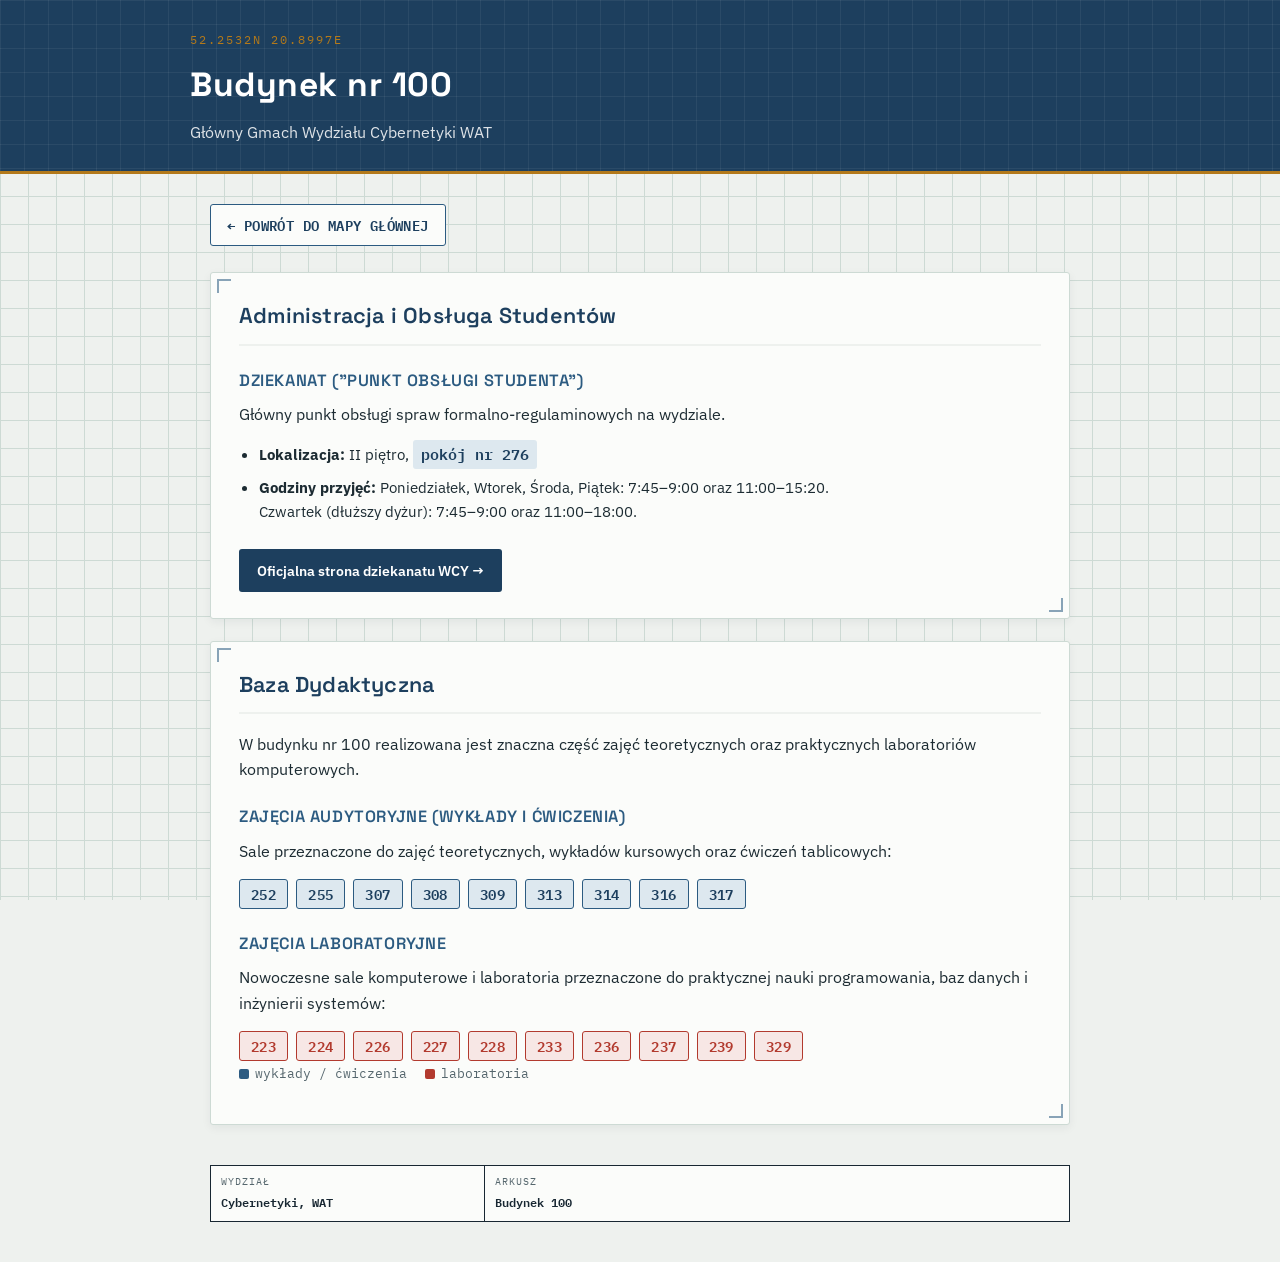
<file: budynek100.html>
<!DOCTYPE html>
<html lang="pl">
<head>
    <meta charset="UTF-8">
    <meta name="viewport" content="width=device-width, initial-scale=1.0">
    <meta name="description" content="Dziekanat, sale wykładowe i laboratoria budynku nr 100 — głównego gmachu Wydziału Cybernetyki WAT.">
    <title>Budynek 100 - Wydział Cybernetyki WAT</title>
    <link rel="icon" href="data:image/svg+xml,%3Csvg xmlns='http://www.w3.org/2000/svg' viewBox='0 0 32 32'%3E%3Crect width='32' height='32' fill='%231d3f5e'/%3E%3Cpath d='M4 4h24v24H4z' fill='none' stroke='%23b3791a' stroke-width='2'/%3E%3Cpath d='M4 16h24M16 4v24' stroke='%23b3791a' stroke-width='1'/%3E%3C/svg%3E">
    <link rel="stylesheet" href="style.css">
</head>
<body>

<a href="#main" class="skip-link">Przejdź do treści</a>

<header class="site-header">
    <div class="header-inner">
        <span class="eyebrow">52.2532N 20.8997E</span>
        <h1>Budynek nr 100</h1>
        <p>Główny Gmach Wydziału Cybernetyki WAT</p>
    </div>
</header>

<main id="main" class="container">
    <nav class="back-nav" aria-label="Nawigacja wsteczna">
        <a href="index.html" class="back-btn">← Powrót do mapy głównej</a>
    </nav>

    <div class="card">
        <h2>Administracja i Obsługa Studentów</h2>

        <h3>Dziekanat ("Punkt obsługi studenta")</h3>
        <p>Główny punkt obsługi spraw formalno-regulaminowych na wydziale.</p>
        <ul>
            <li><strong>Lokalizacja:</strong> II piętro, <span class="highlight">pokój nr 276</span></li>
            <li><strong>Godziny przyjęć:</strong> Poniedziałek, Wtorek, Środa, Piątek: 7:45–9:00 oraz 11:00–15:20.<br>Czwartek (dłuższy dyżur): 7:45–9:00 oraz 11:00–18:00.</li>
        </ul>
        <a href="https://www.wcy.wat.edu.pl/pl/wydzial/ksztalcenie/informacje-studenci/dziekanat" target="_blank" rel="noopener noreferrer" class="external-btn">Oficjalna strona dziekanatu WCY →</a>
    </div>

    <div class="card">
        <h2>Baza Dydaktyczna</h2>
        <p>W budynku nr 100 realizowana jest znaczna część zajęć teoretycznych oraz praktycznych laboratoriów komputerowych.</p>

        <h3>Zajęcia audytoryjne (wykłady i ćwiczenia)</h3>
        <p>Sale przeznaczone do zajęć teoretycznych, wykładów kursowych oraz ćwiczeń tablicowych:</p>
        <div class="room-grid">
            <span class="room-tag lecture">252</span>
            <span class="room-tag lecture">255</span>
            <span class="room-tag lecture">307</span>
            <span class="room-tag lecture">308</span>
            <span class="room-tag lecture">309</span>
            <span class="room-tag lecture">313</span>
            <span class="room-tag lecture">314</span>
            <span class="room-tag lecture">316</span>
            <span class="room-tag lecture">317</span>
        </div>

        <h3>Zajęcia laboratoryjne</h3>
        <p>Nowoczesne sale komputerowe i laboratoria przeznaczone do praktycznej nauki programowania, baz danych i inżynierii systemów:</p>
        <div class="room-grid">
            <span class="room-tag lab">223</span>
            <span class="room-tag lab">224</span>
            <span class="room-tag lab">226</span>
            <span class="room-tag lab">227</span>
            <span class="room-tag lab">228</span>
            <span class="room-tag lab">233</span>
            <span class="room-tag lab">236</span>
            <span class="room-tag lab">237</span>
            <span class="room-tag lab">239</span>
            <span class="room-tag lab">329</span>
        </div>
        <p class="room-legend">
            <span><span class="swatch lecture" aria-hidden="true"></span>wykłady / ćwiczenia</span>
            <span><span class="swatch lab" aria-hidden="true"></span>laboratoria</span>
        </p>
    </div>
</main>

<footer class="title-block">
    <div class="tb-grid">
        <div class="tb-cell"><span class="tb-label">Wydział</span><span class="tb-value">Cybernetyki, WAT</span></div>
        <div class="tb-cell"><span class="tb-label">Arkusz</span><span class="tb-value">Budynek 100</span></div>
    </div>
</footer>

</body>
</html>
</file>
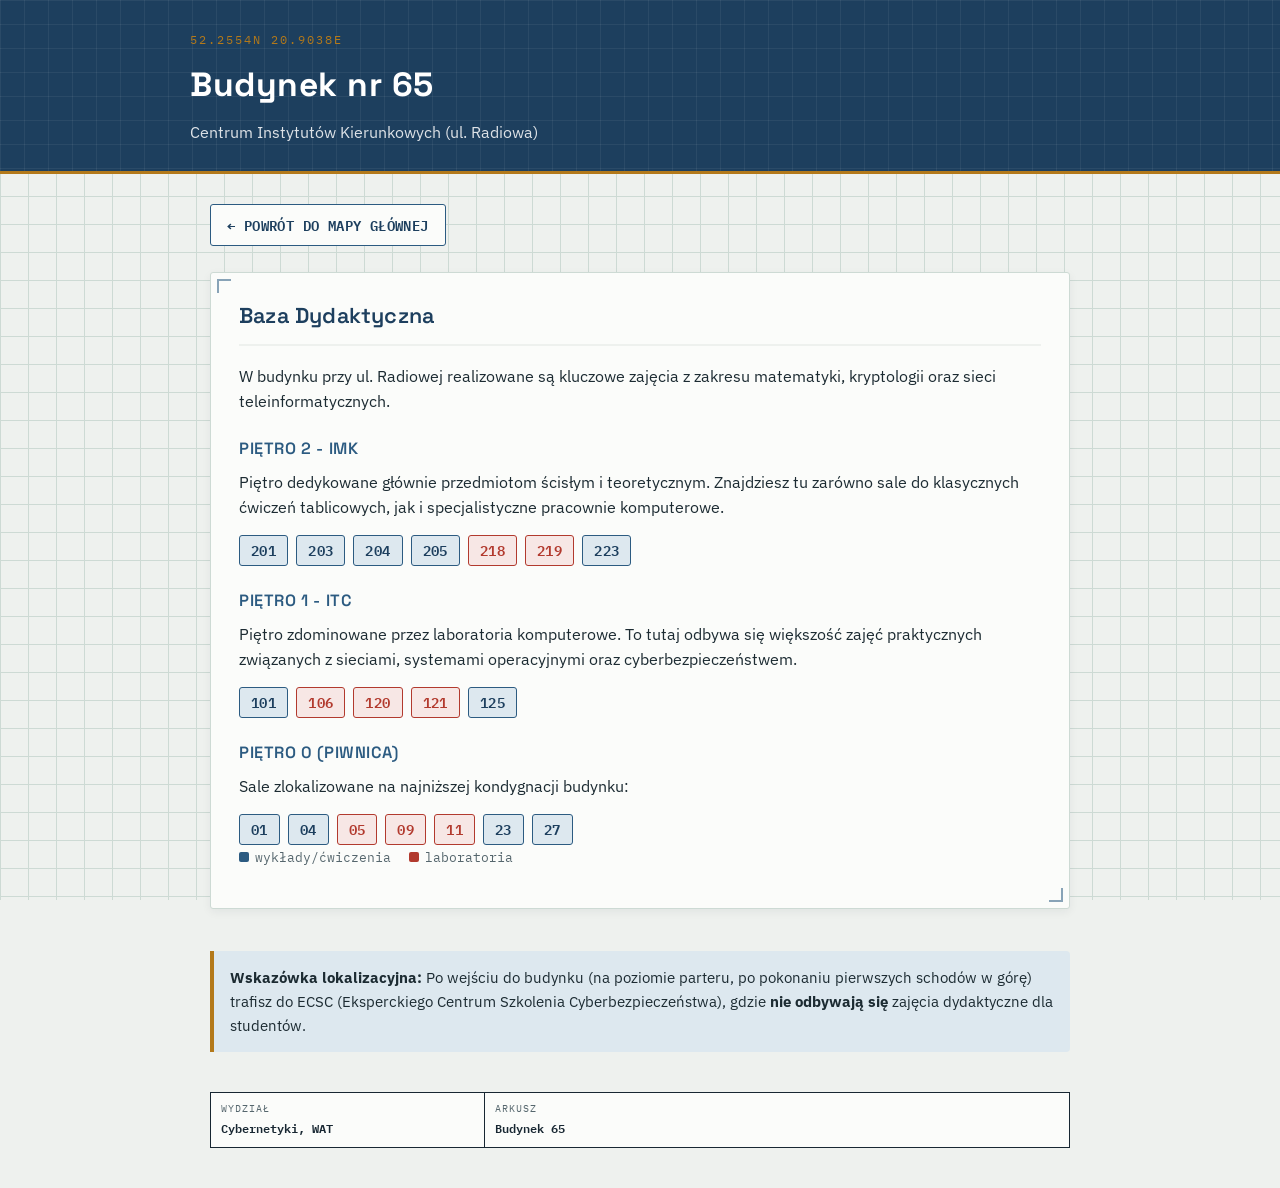
<file: budynek65.html>
<!DOCTYPE html>
<html lang="pl">
<head>
    <meta charset="UTF-8">
    <meta name="viewport" content="width=device-width, initial-scale=1.0">
    <meta name="description" content="Sale wykładowe i laboratoryjne budynku nr 65 (ul. Radiowa) — Wydział Cybernetyki WAT.">
    <title>Budynek 65 - Wydział Cybernetyki WAT</title>
    <link rel="icon" href="data:image/svg+xml,%3Csvg xmlns='http://www.w3.org/2000/svg' viewBox='0 0 32 32'%3E%3Crect width='32' height='32' fill='%231d3f5e'/%3E%3Cpath d='M4 4h24v24H4z' fill='none' stroke='%23b3791a' stroke-width='2'/%3E%3Cpath d='M4 16h24M16 4v24' stroke='%23b3791a' stroke-width='1'/%3E%3C/svg%3E">
    <link rel="stylesheet" href="style.css">
</head>
<body>

<a href="#main" class="skip-link">Przejdź do treści</a>

<header class="site-header">
    <div class="header-inner">
        <span class="eyebrow">52.2554N 20.9038E</span>
        <h1>Budynek nr 65</h1>
        <p>Centrum Instytutów Kierunkowych (ul. Radiowa)</p>
    </div>
</header>

<main id="main" class="container">
    <nav class="back-nav" aria-label="Nawigacja wsteczna">
        <a href="index.html" class="back-btn">← Powrót do mapy głównej</a>
    </nav>

    <div class="card">
        <h2>Baza Dydaktyczna</h2>
        <p>W budynku przy ul. Radiowej realizowane są kluczowe zajęcia z zakresu matematyki, kryptologii oraz sieci teleinformatycznych.</p>

        <h3>Piętro 2 - IMK</h3>
        <p>Piętro dedykowane głównie przedmiotom ścisłym i teoretycznym. Znajdziesz tu zarówno sale do klasycznych ćwiczeń tablicowych, jak i specjalistyczne pracownie komputerowe.</p>
        <div class="room-grid">
            <span class="room-tag lecture">201</span>
            <span class="room-tag lecture">203</span>
            <span class="room-tag lecture">204</span>
            <span class="room-tag lecture">205</span>
            <span class="room-tag lab">218</span>
            <span class="room-tag lab">219</span>
            <span class="room-tag lecture">223</span>
        </div>
        
        <h3>Piętro 1 - ITC</h3>
        <p>Piętro zdominowane przez laboratoria komputerowe. To tutaj odbywa się większość zajęć praktycznych związanych z sieciami, systemami operacyjnymi oraz cyberbezpieczeństwem.</p>
        <div class="room-grid">
            <span class="room-tag lecture">101</span>
            <span class="room-tag lab">106</span>
            <span class="room-tag lab">120</span>
            <span class="room-tag lab">121</span>
            <span class="room-tag lecture">125</span>
        </div>

        <h3>Piętro 0 (Piwnica)</h3>
        <p>Sale zlokalizowane na najniższej kondygnacji budynku:</p>
        <div class="room-grid">
            <span class="room-tag lecture">01</span>
            <span class="room-tag lecture">04</span>
            <span class="room-tag lab">05</span>
            <span class="room-tag lab">09</span>
            <span class="room-tag lab">11</span>
            <span class="room-tag lecture">23</span>
            <span class="room-tag lecture">27</span>
        </div>

        <p class="room-legend">
            <span><span class="swatch lecture" aria-hidden="true"></span>wykłady/ćwiczenia</span>
            <span><span class="swatch lab" aria-hidden="true"></span>laboratoria</span>
        </p>
    </div>
    <div class="info-box">
        <strong>Wskazówka lokalizacyjna:</strong> Po wejściu do budynku (na poziomie parteru, po pokonaniu pierwszych schodów w górę) trafisz do ECSC (Eksperckiego Centrum Szkolenia Cyberbezpieczeństwa), gdzie <strong>nie odbywają się</strong> zajęcia dydaktyczne dla studentów.
    </div>
</main>

<footer class="title-block">
    <div class="tb-grid">
        <div class="tb-cell"><span class="tb-label">Wydział</span><span class="tb-value">Cybernetyki, WAT</span></div>
        <div class="tb-cell"><span class="tb-label">Arkusz</span><span class="tb-value">Budynek 65</span></div>
    </div>
</footer>

</body>
</html>
</file>
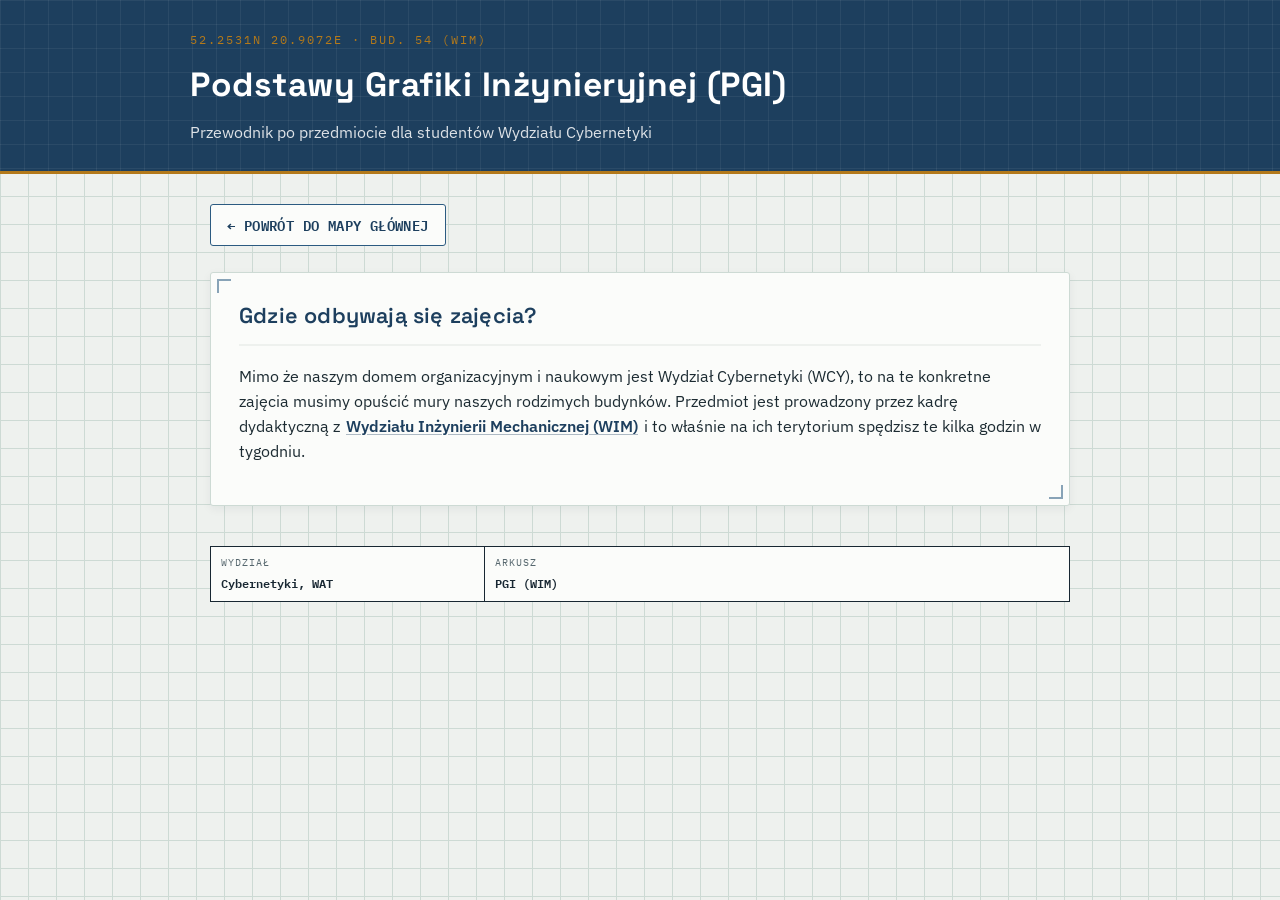
<file: pgi.html>
<!DOCTYPE html>
<html lang="pl">
<head>
    <meta charset="UTF-8">
    <meta name="viewport" content="width=device-width, initial-scale=1.0">
    <meta name="description" content="Gdzie odbywają się zajęcia z Podstaw Grafiki Inżynieryjnej (PGI) dla studentów Wydziału Cybernetyki WAT.">
    <title>Podstawy Grafiki Inżynieryjnej (PGI) - WIM WAT</title>
    <link rel="icon" href="data:image/svg+xml,%3Csvg xmlns='http://www.w3.org/2000/svg' viewBox='0 0 32 32'%3E%3Crect width='32' height='32' fill='%231d3f5e'/%3E%3Cpath d='M4 4h24v24H4z' fill='none' stroke='%23b3791a' stroke-width='2'/%3E%3Cpath d='M4 16h24M16 4v24' stroke='%23b3791a' stroke-width='1'/%3E%3C/svg%3E">
    <link rel="stylesheet" href="style.css">
</head>
<body>

<a href="#main" class="skip-link">Przejdź do treści</a>

<header class="site-header">
    <div class="header-inner">
        <span class="eyebrow">52.2531N 20.9072E · Bud. 54 (WIM)</span>
        <h1>Podstawy Grafiki Inżynieryjnej (PGI)</h1>
        <p>Przewodnik po przedmiocie dla studentów Wydziału Cybernetyki</p>
    </div>
</header>

<main id="main" class="container">
    <nav class="back-nav" aria-label="Nawigacja wsteczna">
        <a href="index.html" class="back-btn">← Powrót do mapy głównej</a>
    </nav>

    <div class="card">
        <h2>Gdzie odbywają się zajęcia?</h2>
        <p>
            Mimo że naszym domem organizacyjnym i naukowym jest Wydział Cybernetyki (WCY), to na te konkretne zajęcia musimy opuścić mury naszych rodzimych budynków.
            Przedmiot jest prowadzony przez kadrę dydaktyczną z <a href="https://www.wim.wat.edu.pl/" target="_blank" rel="noopener noreferrer">Wydziału Inżynierii Mechanicznej (WIM)</a> i to właśnie na ich terytorium spędzisz te kilka godzin w tygodniu.
        </p>
    </div>
</main>

<footer class="title-block">
    <div class="tb-grid">
        <div class="tb-cell"><span class="tb-label">Wydział</span><span class="tb-value">Cybernetyki, WAT</span></div>
        <div class="tb-cell"><span class="tb-label">Arkusz</span><span class="tb-value">PGI (WIM)</span></div>
    </div>
</footer>

</body>
</html>
</file>
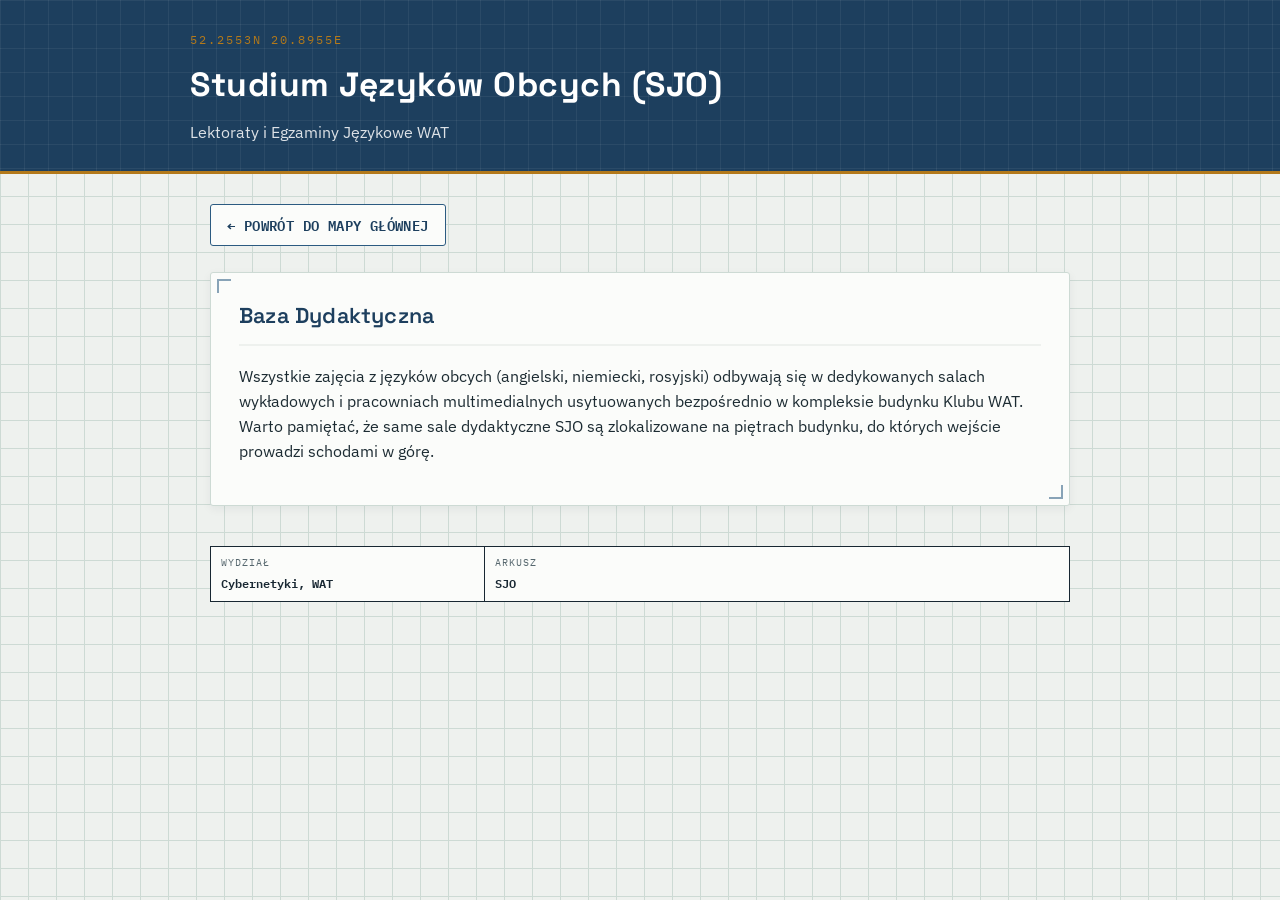
<file: sjo.html>
<!DOCTYPE html>
<html lang="pl">
<head>
    <meta charset="UTF-8">
    <meta name="viewport" content="width=device-width, initial-scale=1.0">
    <meta name="description" content="Lektoraty i egzaminy językowe — Studium Języków Obcych WAT, informacje dla studentów Wydziału Cybernetyki.">
    <title>Studium Języków Obcych (SJO) - WAT</title>
    <link rel="icon" href="data:image/svg+xml,%3Csvg xmlns='http://www.w3.org/2000/svg' viewBox='0 0 32 32'%3E%3Crect width='32' height='32' fill='%231d3f5e'/%3E%3Cpath d='M4 4h24v24H4z' fill='none' stroke='%23b3791a' stroke-width='2'/%3E%3Cpath d='M4 16h24M16 4v24' stroke='%23b3791a' stroke-width='1'/%3E%3C/svg%3E">
    <link rel="stylesheet" href="style.css">
</head>
<body>

<a href="#main" class="skip-link">Przejdź do treści</a>

<header class="site-header">
    <div class="header-inner">
        <span class="eyebrow">52.2553N 20.8955E</span>
        <h1>Studium Języków Obcych (SJO)</h1>
        <p>Lektoraty i Egzaminy Językowe WAT</p>
    </div>
</header>

<main id="main" class="container">
    <nav class="back-nav" aria-label="Nawigacja wsteczna">
        <a href="index.html" class="back-btn">← Powrót do mapy głównej</a>
    </nav>

    <div class="card">
        <h2>Baza Dydaktyczna</h2>
        <p>
            Wszystkie zajęcia z języków obcych (angielski, niemiecki, rosyjski) odbywają się w dedykowanych salach wykładowych i pracowniach multimedialnych usytuowanych bezpośrednio w kompleksie budynku Klubu WAT.
            Warto pamiętać, że same sale dydaktyczne SJO są zlokalizowane na piętrach budynku, do których wejście prowadzi schodami w górę.
        </p>
    </div>
</main>

<footer class="title-block">
    <div class="tb-grid">
        <div class="tb-cell"><span class="tb-label">Wydział</span><span class="tb-value">Cybernetyki, WAT</span></div>
        <div class="tb-cell"><span class="tb-label">Arkusz</span><span class="tb-value">SJO</span></div>
    </div>
</footer>

</body>
</html>
</file>
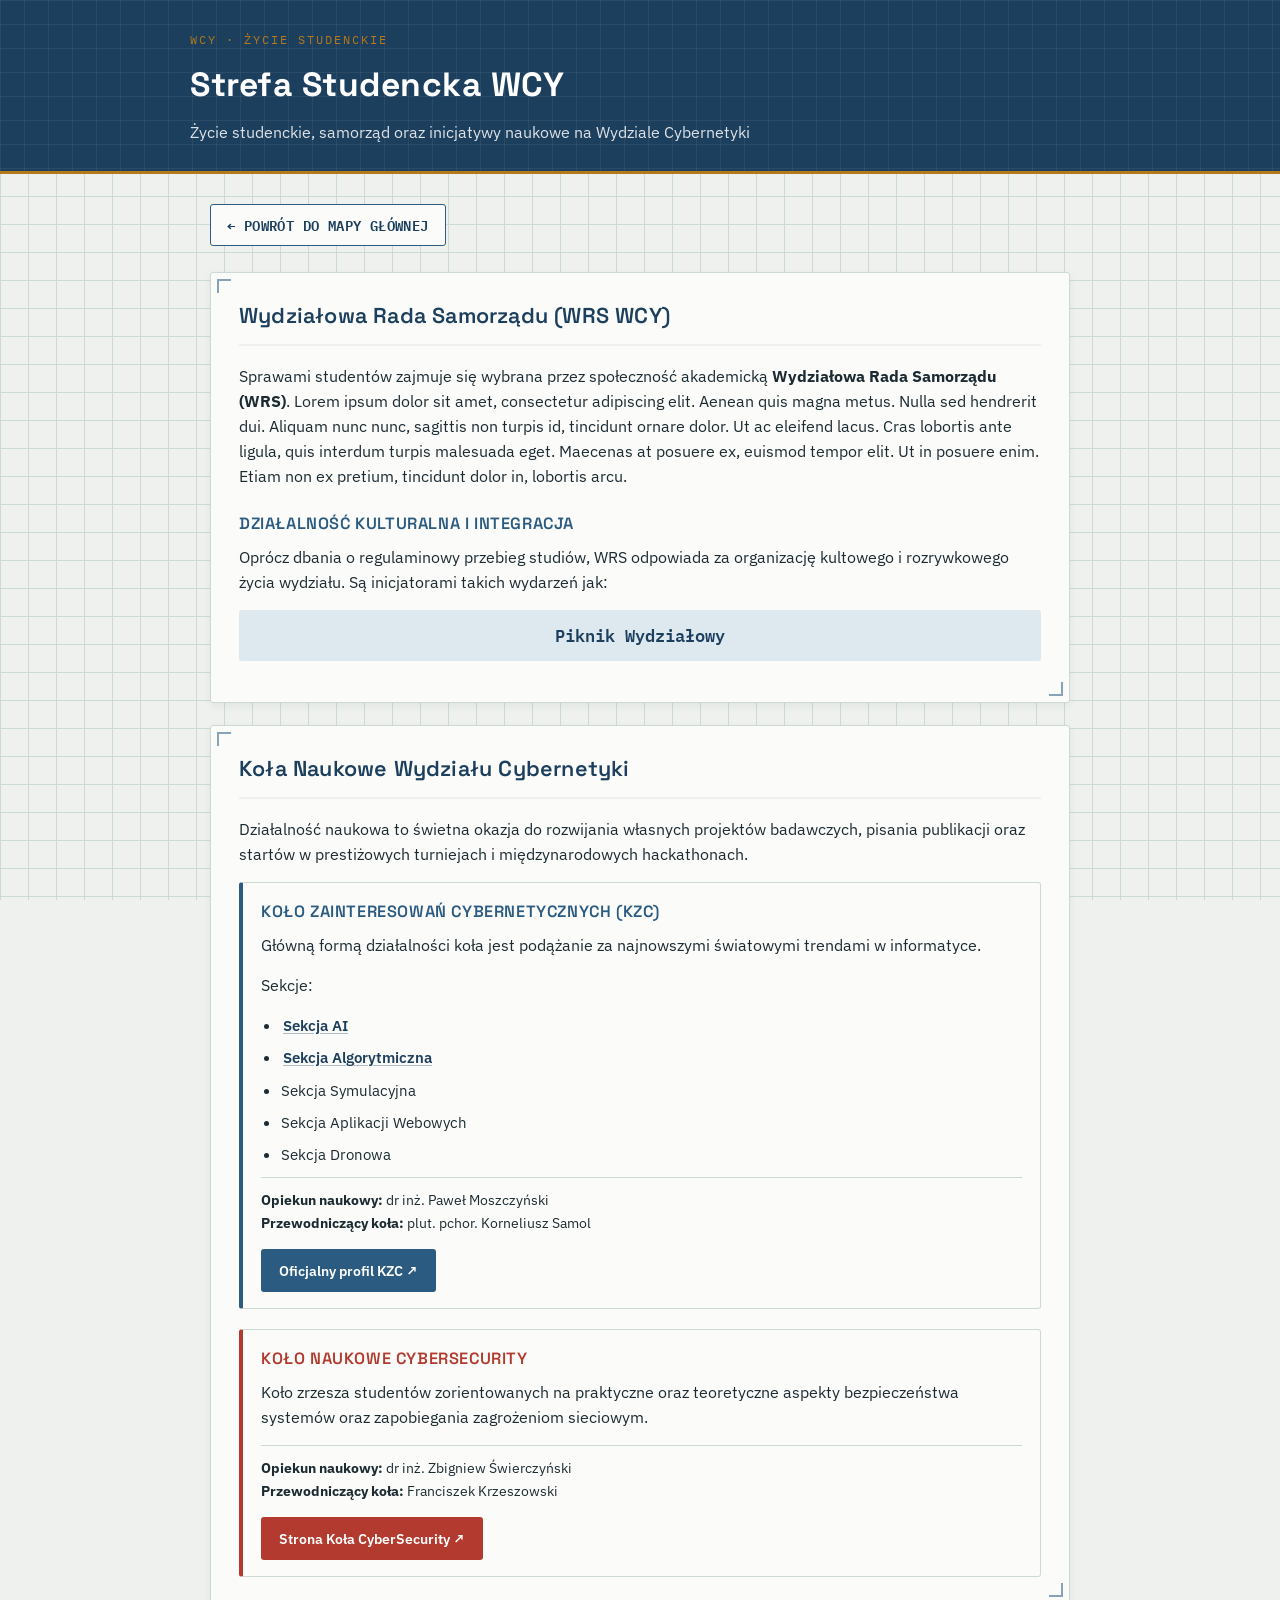
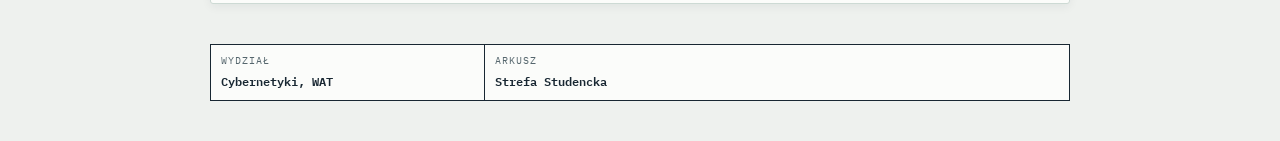
<file: strefa_studencka.html>
<!DOCTYPE html>
<html lang="pl">
<head>
    <meta charset="UTF-8">
    <meta name="viewport" content="width=device-width, initial-scale=1.0">
    <meta name="description" content="Samorząd i koła naukowe Wydziału Cybernetyki WAT — WRS, KZC i Koło Naukowe CyberSecurity.">
    <title>Strefa Studencka - Wydział Cybernetyki WAT</title>
    <link rel="icon" href="data:image/svg+xml,%3Csvg xmlns='http://www.w3.org/2000/svg' viewBox='0 0 32 32'%3E%3Crect width='32' height='32' fill='%231d3f5e'/%3E%3Cpath d='M4 4h24v24H4z' fill='none' stroke='%23b3791a' stroke-width='2'/%3E%3Cpath d='M4 16h24M16 4v24' stroke='%23b3791a' stroke-width='1'/%3E%3C/svg%3E">
    <link rel="stylesheet" href="style.css">
</head>
<body>

<a href="#main" class="skip-link">Przejdź do treści</a>

<header class="site-header">
    <div class="header-inner">
        <span class="eyebrow">WCY · Życie studenckie</span>
        <h1>Strefa Studencka WCY</h1>
        <p>Życie studenckie, samorząd oraz inicjatywy naukowe na Wydziale Cybernetyki</p>
    </div>
</header>

<main id="main" class="container">
    <nav class="back-nav" aria-label="Nawigacja wsteczna">
        <a href="index.html" class="back-btn">← Powrót do mapy głównej</a>
    </nav>

    <!-- SEKCJA 1: SAMORZĄD (WRS) -->
    <div class="card">
        <h2>Wydziałowa Rada Samorządu (WRS WCY)</h2>
        <p>Sprawami studentów zajmuje się wybrana przez społeczność akademicką <strong>Wydziałowa Rada Samorządu (WRS)</strong>. Lorem ipsum dolor sit amet, consectetur adipiscing elit. Aenean quis magna metus. Nulla sed hendrerit dui. Aliquam nunc nunc, sagittis non turpis id, tincidunt ornare dolor. Ut ac eleifend lacus. Cras lobortis ante ligula, quis interdum turpis malesuada eget. Maecenas at posuere ex, euismod tempor elit. Ut in posuere enim. Etiam non ex pretium, tincidunt dolor in, lobortis arcu.</p>

        <h3>Działalność kulturalna i integracja</h3>
        <p>Oprócz dbania o regulaminowy przebieg studiów, WRS odpowiada za organizację kultowego i rozrywkowego życia wydziału. Są inicjatorami takich wydarzeń jak:</p>
        <p class="highlight" style="display:block; text-align:center; padding:12px; font-size:1.05rem;">
           Piknik Wydziałowy
        </p>
    </div>

    <!-- SEKCJA 2: KOŁA NAUKOWE -->
    <div class="card">
        <h2>Koła Naukowe Wydziału Cybernetyki</h2>
        <p>Działalność naukowa to świetna okazja do rozwijania własnych projektów badawczych, pisania publikacji oraz startów w prestiżowych turniejach i międzynarodowych hackathonach.</p>

        <!-- KZC -->
        <div class="section-box" style="border-left-color: var(--blueprint-mid);">
            <h3 style="margin-top:0; color: var(--blueprint-mid);">Koło Zainteresowań Cybernetycznych (KZC)</h3>
            <p>Główną formą działalności koła jest podążanie za najnowszymi światowymi trendami w informatyce.</p>
            <p>Sekcje:</p>
            <ul>
                <li><a href="https://www.facebook.com/profile.php?id=61578529514847" target="_blank" rel="noopener noreferrer">Sekcja AI</a></li>
                <li><a href="https://www.facebook.com/profile.php?id=61566485519258" target="_blank" rel="noopener noreferrer">Sekcja Algorytmiczna</a></li>
                <li>Sekcja Symulacyjna</li>
                <li>Sekcja Aplikacji Webowych</li>
                <li>Sekcja Dronowa</li>
            </ul>
            <p style="margin-bottom:0; padding-top:10px; border-top:1px solid var(--paper-line); font-size:0.9rem;">
                <strong>Opiekun naukowy:</strong> dr inż. Paweł Moszczyński<br>
                <strong>Przewodniczący koła:</strong> plut. pchor. Korneliusz Samol
            </p>
            <a href="https://www.facebook.com/KZCWAT" target="_blank" rel="noopener noreferrer" class="external-link-btn" style="background-color: var(--blueprint-mid);">Oficjalny profil KZC ↗</a>
        </div>

        <!-- CYBERSECURITY -->
        <div class="section-box" style="border-left-color: var(--accent-red); margin-top:20px;">
            <h3 style="margin-top:0; color: var(--accent-red);">Koło Naukowe CyberSecurity</h3>
            <p>Koło zrzesza studentów zorientowanych na praktyczne oraz teoretyczne aspekty bezpieczeństwa systemów oraz zapobiegania zagrożeniom sieciowym.</p>

            <p style="margin-bottom:0; padding-top:10px; border-top:1px solid var(--paper-line); font-size:0.9rem;">
                <strong>Opiekun naukowy:</strong> dr inż. Zbigniew Świerczyński<br>
                <strong>Przewodniczący koła:</strong> Franciszek Krzeszowski
            </p>
            <a href="https://kolocybersecurity.pl/" target="_blank" rel="noopener noreferrer" class="external-link-btn" style="background-color: var(--accent-red);">Strona Koła CyberSecurity ↗</a>
        </div>
    </div>
</main>

<footer class="title-block">
    <div class="tb-grid">
        <div class="tb-cell"><span class="tb-label">Wydział</span><span class="tb-value">Cybernetyki, WAT</span></div>
        <div class="tb-cell"><span class="tb-label">Arkusz</span><span class="tb-value">Strefa Studencka</span></div>
    </div>
</footer>

</body>
</html>
</file>
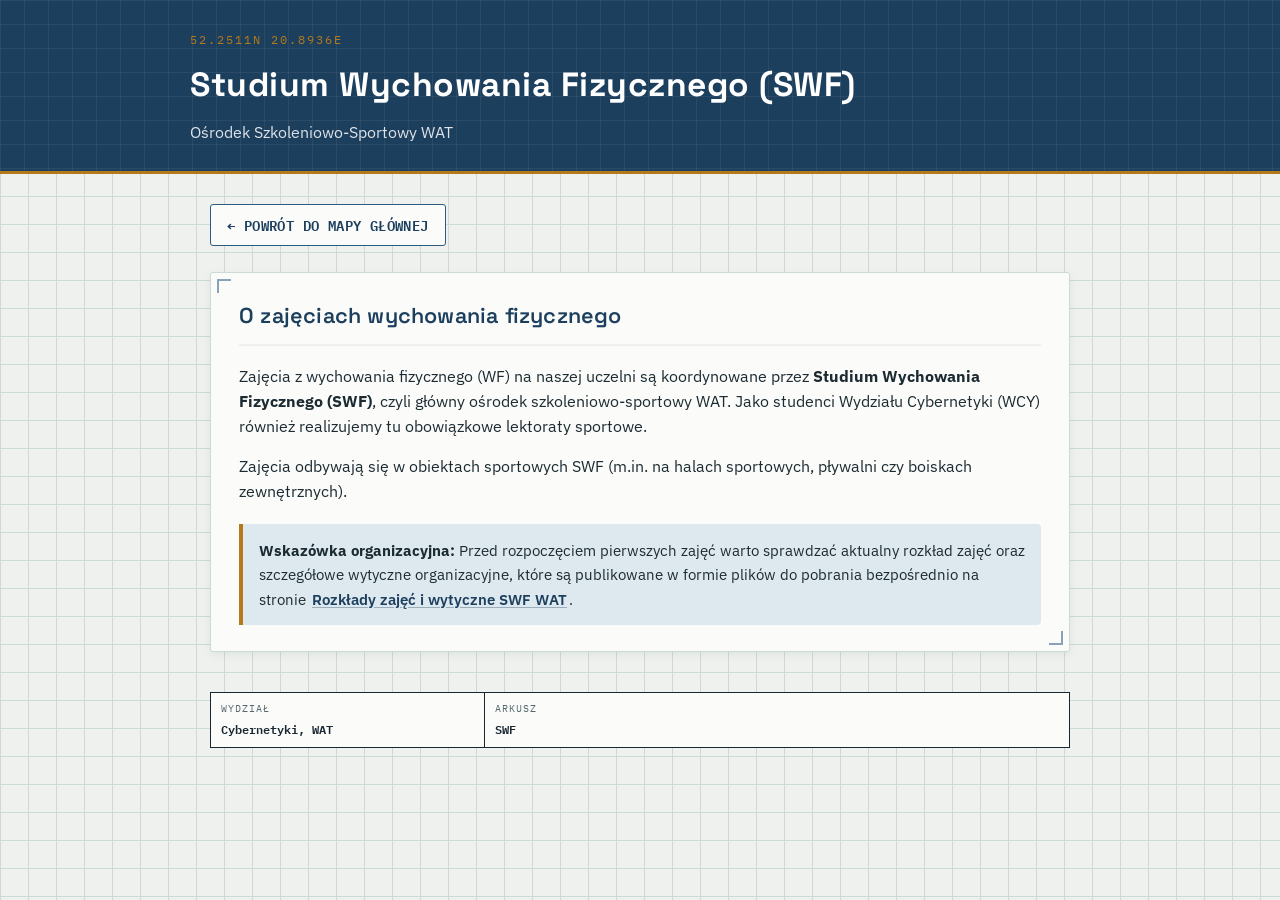
<file: swf.html>
<!DOCTYPE html>
<html lang="pl">
<head>
    <meta charset="UTF-8">
    <meta name="viewport" content="width=device-width, initial-scale=1.0">
    <meta name="description" content="Zajęcia wychowania fizycznego — Studium Wychowania Fizycznego WAT, informacje dla studentów Wydziału Cybernetyki.">
    <title>Studium Wychowania Fizycznego (SWF) - WAT</title>
    <link rel="icon" href="data:image/svg+xml,%3Csvg xmlns='http://www.w3.org/2000/svg' viewBox='0 0 32 32'%3E%3Crect width='32' height='32' fill='%231d3f5e'/%3E%3Cpath d='M4 4h24v24H4z' fill='none' stroke='%23b3791a' stroke-width='2'/%3E%3Cpath d='M4 16h24M16 4v24' stroke='%23b3791a' stroke-width='1'/%3E%3C/svg%3E">
    <link rel="stylesheet" href="style.css">
</head>
<body>

<a href="#main" class="skip-link">Przejdź do treści</a>

<header class="site-header">
    <div class="header-inner">
        <span class="eyebrow">52.2511N 20.8936E</span>
        <h1>Studium Wychowania Fizycznego (SWF)</h1>
        <p>Ośrodek Szkoleniowo-Sportowy WAT</p>
    </div>
</header>

<main id="main" class="container">
    <nav class="back-nav" aria-label="Nawigacja wsteczna">
        <a href="index.html" class="back-btn">← Powrót do mapy głównej</a>
    </nav>

    <div class="card">
        <h2>O zajęciach wychowania fizycznego</h2>
        <p>
            Zajęcia z wychowania fizycznego (WF) na naszej uczelni są koordynowane przez <strong>Studium Wychowania Fizycznego (SWF)</strong>, czyli główny ośrodek szkoleniowo-sportowy WAT. Jako studenci Wydziału Cybernetyki (WCY) również realizujemy tu obowiązkowe lektoraty sportowe.
        </p>
        <p>
            Zajęcia odbywają się w obiektach sportowych SWF (m.in. na halach sportowych, pływalni czy boiskach zewnętrznych).
        </p>

        <div class="info-box">
            <strong>Wskazówka organizacyjna:</strong> Przed rozpoczęciem pierwszych zajęć warto sprawdzać aktualny rozkład zajęć oraz szczegółowe wytyczne organizacyjne, które są publikowane w formie plików do pobrania bezpośrednio na stronie <a href="https://www.wojsko-polskie.pl/wat/swf-rozklady-zajec/" target="_blank" rel="noopener noreferrer">Rozkłady zajęć i wytyczne SWF WAT</a>.
        </div>
    </div>
</main>

<footer class="title-block">
    <div class="tb-grid">
        <div class="tb-cell"><span class="tb-label">Wydział</span><span class="tb-value">Cybernetyki, WAT</span></div>
        <div class="tb-cell"><span class="tb-label">Arkusz</span><span class="tb-value">SWF</span></div>
    </div>
</footer>

</body>
</html>
</file>
<file: style.css>
/* ==========================================================================
   WCY WAT — Przewodnik po Wydziale
   Identyfikacja wizualna oparta na konwencji rysunku technicznego:
   papier w siatce, arkusze z narożnikami kadrowymi, tabelka rysunkowa.
   ========================================================================== */

@import url('https://fonts.googleapis.com/css2?family=Space+Grotesk:wght@500;600;700&family=IBM+Plex+Sans:wght@400;500;600&family=IBM+Plex+Mono:wght@400;500;600&display=swap');

/* --------------------------------------------------------------------------
   1. TOKENY
   -------------------------------------------------------------------------- */
:root {
    --ink:            #182732;
    --blueprint:      #1d3f5e;
    --blueprint-mid:  #2c5b81;
    --blueprint-pale: #dde8ef;
    --paper:          #eef1ee;
    --paper-line:     #cddad4;
    --card-bg:        #fbfcfa;
    --accent-red:     #b23a2e;
    --accent-red-pale:#f7e7e5;
    --accent-amber:   #b3791a;
    --text:           #1c2b32;
    --text-muted:     #55666d;

    --font-display: 'Space Grotesk', 'Segoe UI', sans-serif;
    --font-body:    'IBM Plex Sans', 'Segoe UI', sans-serif;
    --font-mono:    'IBM Plex Mono', 'Courier New', monospace;

    --radius: 3px;
}

*, *::before, *::after { box-sizing: border-box; }

@media (prefers-reduced-motion: reduce) {
    *, *::before, *::after {
        animation-duration: 0.01ms !important;
        animation-iteration-count: 1 !important;
        transition-duration: 0.01ms !important;
    }
}

/* --------------------------------------------------------------------------
   2. BAZA
   -------------------------------------------------------------------------- */
html { scroll-behavior: smooth; }

body {
    font-family: var(--font-body);
    margin: 0;
    padding: 0;
    color: var(--text);
    line-height: 1.6;
    background-color: var(--paper);
    background-image:
        linear-gradient(var(--paper-line) 1px, transparent 1px),
        linear-gradient(90deg, var(--paper-line) 1px, transparent 1px);
    background-size: 28px 28px;
    background-attachment: fixed;
}

a { color: inherit; }

:focus-visible {
    outline: 2px solid var(--accent-amber);
    outline-offset: 2px;
}

.skip-link {
    position: absolute;
    left: -999px;
    top: auto;
    background: var(--blueprint);
    color: #fff;
    padding: 10px 16px;
    z-index: 100;
    font-family: var(--font-mono);
    font-size: 0.85rem;
    border-radius: 0 0 4px 0;
}
.skip-link:focus {
    left: 0;
    top: 0;
}

/* --------------------------------------------------------------------------
   3. NAGŁÓWEK
   -------------------------------------------------------------------------- */
header.site-header {
    background-color: var(--blueprint);
    background-image:
        linear-gradient(rgba(255,255,255,0.06) 1px, transparent 1px),
        linear-gradient(90deg, rgba(255,255,255,0.06) 1px, transparent 1px);
    background-size: 24px 24px;
    color: #fff;
    padding: 30px 20px 26px;
    position: relative;
    border-bottom: 3px solid var(--accent-amber);
}

.header-inner {
    max-width: 900px;
    margin: 0 auto;
}

.container:has(#map) ~ header.site-header,
.has-map-header {
    max-width: 1200px;
}

.eyebrow {
    font-family: var(--font-mono);
    font-size: 0.78rem;
    letter-spacing: 2px;
    text-transform: uppercase;
    color: var(--accent-amber);
    display: block;
    margin-bottom: 8px;
}

header.site-header h1 {
    margin: 0;
    font-family: var(--font-display);
    font-weight: 700;
    font-size: 2.1rem;
    letter-spacing: 0.5px;
}

header.site-header p {
    margin: 8px 0 0 0;
    font-size: 1rem;
    opacity: 0.85;
    font-family: var(--font-body);
}

/* --------------------------------------------------------------------------
   4. UKŁAD
   -------------------------------------------------------------------------- */
.container {
    max-width: 900px;
    margin: 30px auto;
    padding: 0 20px 10px;
    display: flex;
    flex-direction: column;
    gap: 22px;
}

.container:has(#map) {
    max-width: 1200px;
    display: grid;
    grid-template-columns: 1fr;
    gap: 20px;
    margin: 20px auto;
}

@media (min-width: 768px) {
    .container:has(#map) {
        grid-template-columns: 2fr 1fr;
    }
}

.sidebar {
    display: flex;
    flex-direction: column;
    gap: 20px;
}

#map {
    height: 550px;
    width: 100%;
    border-radius: var(--radius);
    border: 1px solid var(--paper-line);
    box-shadow: 0 4px 14px rgba(24,39,50,0.12);
}

/* --------------------------------------------------------------------------
   5. ARKUSZE (KARTY) — z narożnikami kadrowymi jak w rysunku technicznym
   -------------------------------------------------------------------------- */
.card {
    background: var(--card-bg);
    padding: 26px 28px;
    border-radius: var(--radius);
    border: 1px solid var(--paper-line);
    box-shadow: 0 3px 10px rgba(24,39,50,0.06);
    position: relative;
}

.card::before, .card::after,
.card .corner-br, .card .corner-tr {
    content: "";
    position: absolute;
    width: 14px;
    height: 14px;
    pointer-events: none;
}
.card::before {
    top: 6px; left: 6px;
    border-top: 2px solid var(--blueprint-mid);
    border-left: 2px solid var(--blueprint-mid);
    opacity: 0.55;
}
.card::after {
    bottom: 6px; right: 6px;
    border-bottom: 2px solid var(--blueprint-mid);
    border-right: 2px solid var(--blueprint-mid);
    opacity: 0.55;
}

.container:has(#map) .card {
    padding: 20px 22px;
}

.info-box {
    background-color: var(--blueprint-pale);
    border-left: 4px solid var(--accent-amber);
    padding: 14px 16px;
    margin: 20px 0 0;
    border-radius: 0 4px 4px 0;
    font-size: 0.95rem;
}

.section-box {
    margin-top: 15px;
    padding: 16px 18px;
    border-radius: var(--radius);
    background: var(--card-bg);
    border: 1px solid var(--paper-line);
    border-left-width: 4px;
}

/* --------------------------------------------------------------------------
   6. TYPOGRAFIA
   -------------------------------------------------------------------------- */
h2 {
    color: var(--blueprint);
    font-family: var(--font-display);
    font-weight: 600;
    margin-top: 0;
    border-bottom: 2px solid var(--paper);
    padding-bottom: 10px;
    font-size: 1.35rem;
    letter-spacing: 0.2px;
}

h3 {
    color: var(--blueprint-mid);
    font-family: var(--font-display);
    font-weight: 600;
    margin-top: 22px;
    margin-bottom: 8px;
    font-size: 1.02rem;
    text-transform: uppercase;
    letter-spacing: 0.6px;
}

.sidebar h3 {
    border-left: 3px solid var(--blueprint-mid);
    padding-left: 8px;
}

p { margin: 0 0 15px 0; font-size: 0.98rem; }
.sidebar p { font-size: 0.9rem; line-height: 1.45; }

ul { padding-left: 20px; margin: 10px 0; }
li { margin-bottom: 8px; font-size: 0.95rem; }
.sidebar li { font-size: 0.9rem; margin-bottom: 6px; }

.highlight {
    background-color: var(--blueprint-pale);
    padding: 2px 8px;
    border-radius: var(--radius);
    font-weight: 600;
    color: var(--blueprint);
    font-family: var(--font-mono);
}

/* --------------------------------------------------------------------------
   7. SALE / PLAKIETKI DRZWIOWE
   -------------------------------------------------------------------------- */
.room-grid {
    display: flex;
    flex-wrap: wrap;
    gap: 8px;
    margin: 4px 0 6px;
}

.room-tag {
    font-family: var(--font-mono);
    font-weight: 600;
    font-size: 0.9rem;
    letter-spacing: 0.4px;
    padding: 5px 11px;
    border-radius: var(--radius);
    border: 1px solid;
    background: var(--card-bg);
    line-height: 1.3;
}

.room-tag.lecture {
    border-color: var(--blueprint-mid);
    color: var(--blueprint);
    background: var(--blueprint-pale);
}

.room-tag.lab {
    border-color: var(--accent-red);
    color: var(--accent-red);
    background: var(--accent-red-pale);
}

.room-legend {
    display: flex;
    gap: 18px;
    flex-wrap: wrap;
    font-size: 0.82rem;
    font-family: var(--font-mono);
    color: var(--text-muted);
    margin: -4px 0 14px;
}
.room-legend span { display: inline-flex; align-items: center; gap: 6px; }
.room-legend .swatch { width: 10px; height: 10px; border-radius: 2px; display: inline-block; }
.room-legend .swatch.lecture { background: var(--blueprint-mid); }
.room-legend .swatch.lab { background: var(--accent-red); }

/* --------------------------------------------------------------------------
   8. PRZYCISKI I NAWIGACJA
   -------------------------------------------------------------------------- */
.back-nav { margin-bottom: 4px; }

.back-btn {
    display: inline-flex;
    align-items: center;
    gap: 6px;
    padding: 9px 16px;
    background-color: var(--card-bg);
    color: var(--blueprint);
    text-decoration: none;
    border: 1px solid var(--blueprint-mid);
    border-radius: var(--radius);
    font-family: var(--font-mono);
    font-weight: 600;
    font-size: 0.85rem;
    letter-spacing: 0.4px;
    text-transform: uppercase;
    transition: background-color 0.15s ease, color 0.15s ease;
}
.back-btn:hover {
    background-color: var(--blueprint);
    color: #fff;
}

.btn-container {
    display: flex;
    flex-direction: column;
    gap: 8px;
    margin-top: 15px;
}

.panel-btn, .external-btn, .external-link-btn {
    display: inline-block;
    padding: 10px 18px;
    color: #fff;
    text-decoration: none;
    border-radius: var(--radius);
    font-weight: 600;
    font-size: 0.9rem;
    text-align: center;
    transition: filter 0.15s ease;
    font-family: var(--font-body);
}
.panel-btn:hover, .external-btn:hover, .external-link-btn:hover { filter: brightness(1.12); }

.btn-strefa { background-color: var(--blueprint-mid); }
.btn-wladze { background-color: var(--accent-amber); }
.external-btn, .external-link-btn { background-color: var(--blueprint); margin-top: 15px; }

a:not([class]) {
    color: var(--blueprint);
    font-weight: 600;
    text-decoration: underline;
    text-decoration-color: rgba(29,63,94,0.35);
    text-underline-offset: 2px;
    padding: 1px 2px;
    border-radius: 3px;
    transition: background-color 0.15s ease;
}
a:not([class]):hover {
    background-color: var(--blueprint-pale);
}

/* --------------------------------------------------------------------------
   9. SPIS OBIEKTÓW (dostępna lista budynków — alternatywa dla mapy)
   -------------------------------------------------------------------------- */
.directory {
    display: flex;
    flex-direction: column;
    gap: 2px;
}

.directory-item {
    display: flex;
    justify-content: space-between;
    align-items: baseline;
    gap: 12px;
    padding: 10px 4px;
    border-bottom: 1px dashed var(--paper-line);
    text-decoration: none;
    color: var(--text);
}
.directory-item:last-child { border-bottom: none; }
.directory-item:hover, .directory-item:focus-visible { background-color: var(--blueprint-pale); }

.directory-item .d-name {
    font-weight: 600;
    font-family: var(--font-display);
}
.directory-item .d-coords {
    font-family: var(--font-mono);
    font-size: 0.76rem;
    color: var(--text-muted);
    white-space: nowrap;
}

/* --------------------------------------------------------------------------
   10. TABELKA RYSUNKOWA (stopka — element sygnaturowy strony)
   -------------------------------------------------------------------------- */
footer.title-block {
    max-width: 900px;
    margin: 10px auto 40px;
    padding: 0 20px;
}

.container:has(#map) + footer.title-block,
footer.title-block.wide {
    max-width: 1200px;
}

.tb-grid {
    display: grid;
    grid-template-columns: 1.4fr 1fr 1fr 1fr;
    border: 1.5px solid var(--ink);
    font-family: var(--font-mono);
    font-size: 0.72rem;
    background: var(--card-bg);
}

.tb-cell {
    padding: 8px 10px;
    border-left: 1px solid var(--ink);
}
.tb-cell:first-child { border-left: none; }

.tb-label {
    display: block;
    color: var(--text-muted);
    text-transform: uppercase;
    letter-spacing: 1px;
    font-size: 0.62rem;
    margin-bottom: 3px;
}
.tb-value {
    color: var(--ink);
    font-weight: 600;
}

@media (max-width: 560px) {
    .tb-grid { grid-template-columns: 1fr 1fr; }
    .tb-cell:nth-child(3) { border-left: none; }
}
</file>
